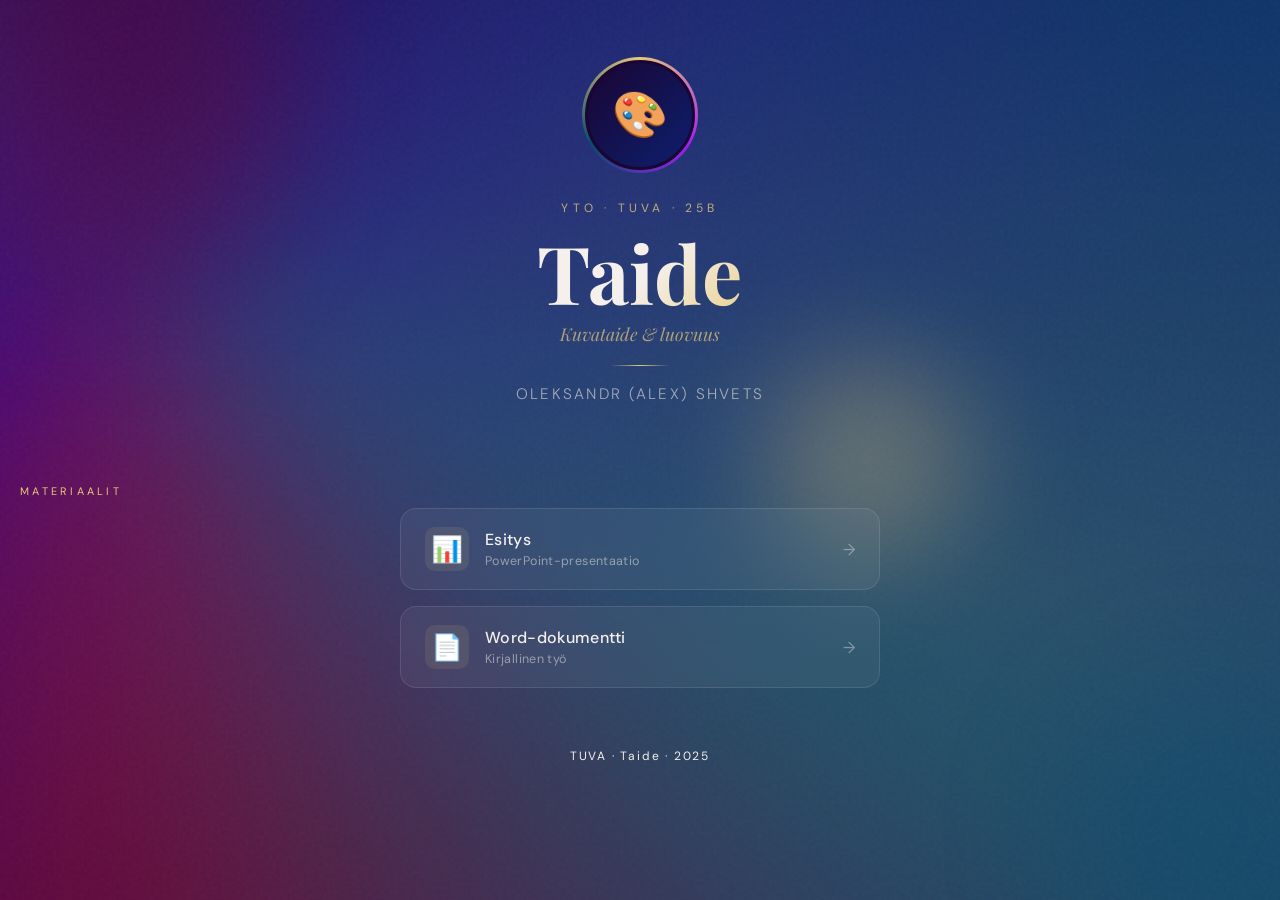
<file: index.html>
<!DOCTYPE html>
<html lang="fi">
<head>
  <meta charset="UTF-8" />
  <meta name="viewport" content="width=device-width, initial-scale=1.0"/>
  <title>Taide ja Luova — Portfolio</title>
  <link href="https://fonts.googleapis.com/css2?family=Playfair+Display:ital,wght@0,400;0,700;1,400&family=DM+Sans:wght@300;400;500&display=swap" rel="stylesheet"/>
  <link rel="stylesheet" href="style.css"/>
</head>
<body>

  <div class="bg-canvas"></div>
  <div class="noise"></div>
  <div class="orb orb1"></div>
  <div class="orb orb2"></div>
  <div class="orb orb3"></div>

  <div class="page">

    <div class="art-frame">
      <div class="art-frame-inner">🎨</div>
    </div>

    <header class="header">
      <p class="header-eyebrow">YTO · TUVA · 25b</p>
      <h1>Taide</h1>
      <p class="header-sub">Kuvataide &amp; luovuus</p>
      <div class="divider"></div>
      <p class="header-name">Oleksandr (Alex) Shvets</p>
    </header>

    <p class="section-label">Materiaalit</p>

    <div class="links">

      <a href="https://iukky-my.sharepoint.com/:p:/g/personal/oleksandr_shvets_student_careeria_fi/IQBihZ-VSct5T5V7OfMw4JpNAR5F4YRuLYzUK0ca1J1YBHg?e=egJlhr" class="link-card">
        <div class="link-icon">📊</div>
        <div class="link-text">
          <div class="link-title">Esitys</div>
          <div class="link-desc">PowerPoint-presentaatio</div>
        </div>
        <span class="link-arrow">→</span>
      </a>

      <a href="https://iukky-my.sharepoint.com/:w:/g/personal/oleksandr_shvets_student_careeria_fi/IQD13I7a_6kZSKdT3IiQYPaEAfZiEfQDv2mttuKKfvngEOs?e=puAGMq" class="link-card">
        <div class="link-icon">📄</div>
        <div class="link-text">
          <div class="link-title">Word-dokumentti</div>
          <div class="link-desc">Kirjallinen työ</div>
        </div>
        <span class="link-arrow">→</span>
      </a>

    </div>

    <footer class="footer">
      <p>TUVA · Taide · 2025</p>
    </footer>

  </div>

  <script>
    for (let i = 0; i < 25; i++) {
      const p = document.createElement('div');
      p.className = 'particle';
      p.style.cssText =
        left:${Math.random()*100}vw;
        top:${Math.random()*100}vh;
        --pd:${4+Math.random()*8}s;
        --delay:${Math.random()*6}s;
        --tx:${(Math.random()-0.5)*100}px;
        --ty:${-40-Math.random()*100}px;
        width:${1+Math.random()*2}px;
        height:${1+Math.random()*2}px;
      ;
      document.body.appendChild(p);
    }

    document.querySelectorAll('.link-card').forEach(card => {
      card.addEventListener('click', function(e) {
        const ripple = document.createElement('span');
        const rect = this.getBoundingClientRect();
        ripple.style.cssText =
          position:absolute;border-radius:50%;
          background:rgba(232,201,122,0.3);
          width:10px;height:10px;
          left:${e.clientX-rect.left-5}px;
          top:${e.clientY-rect.top-5}px;
          transform:scale(0);
          animation:rippleAnim 0.6s ease-out forwards;
          pointer-events:none;z-index:10;
        ;
        this.appendChild(ripple);
        setTimeout(()=>ripple.remove(), 700);
      });
    });
  </script>

</body>
</html>
</file>
<file: style.css>
*, *::before, *::after { margin: 0; padding: 0; box-sizing: border-box; }

:root {
  --c1: #1a0533;
  --c2: #0d1f6e;
  --c3: #0a4a6e;
  --c4: #6e0a3a;
  --c5: #3a006e;
  --gold: #e8c97a;
  --white: #f5f0eb;
}

html, body {
  min-height: 100%;
  font-family: 'DM Sans', sans-serif;
  color: var(--white);
  overflow-x: hidden;
}

body {
  background: var(--c1);
  position: relative;
}

.bg-canvas {
  position: fixed;
  inset: 0;
  z-index: 0;
  overflow: hidden;
}

.bg-canvas::before {
  content: '';
  position: absolute;
  inset: -50%;
  background: conic-gradient(
    from 0deg at 30% 40%,
    #1a0533 0deg,
    #0d1f6e 60deg,
    #0a4a6e 120deg,
    #6e0a3a 180deg,
    #3a006e 240deg,
    #0d1f6e 300deg,
    #1a0533 360deg
  );
  animation: spinBg 18s linear infinite;
  filter: blur(80px);
  opacity: 0.9;
}

.bg-canvas::after {
  content: '';
  position: absolute;
  inset: -30%;
  background: radial-gradient(ellipse at 70% 60%, #e8c97a22 0%, transparent 60%),
              radial-gradient(ellipse at 20% 30%, #a020f033 0%, transparent 50%),
              radial-gradient(ellipse at 80% 10%, #0a4a6e55 0%, transparent 50%);
  animation: pulseBg 8s ease-in-out infinite alternate;
}

@keyframes spinBg { to { transform: rotate(360deg); } }
@keyframes pulseBg {
  from { transform: scale(1) translate(0, 0); }
  to   { transform: scale(1.15) translate(-3%, 4%); }
}

.noise {
  position: fixed;
  inset: 0;
  z-index: 1;
  opacity: 0.04;
  background-image: url("data:image/svg+xml,%3Csvg viewBox='0 0 256 256' xmlns='http://www.w3.org/2000/svg'%3E%3Cfilter id='noise'%3E%3CfeTurbulence type='fractalNoise' baseFrequency='0.9' numOctaves='4' stitchTiles='stitch'/%3E%3C/filter%3E%3Crect width='100%25' height='100%25' filter='url(%23noise)'/%3E%3C/svg%3E");
  pointer-events: none;
}

.orb {
  position: fixed;
  border-radius: 50%;
  filter: blur(60px);
  opacity: 0.35;
  z-index: 0;
  pointer-events: none;
  animation: floatOrb var(--dur, 12s) ease-in-out infinite alternate;
}
.orb1 { width: 400px; height: 400px; background: #6e0a3a; top: -100px; left: -100px; --dur: 14s; }
.orb2 { width: 300px; height: 300px; background: #0a4a6e; bottom: -80px; right: -80px; --dur: 10s; }
.orb3 { width: 200px; height: 200px; background: #e8c97a; top: 40%; left: 60%; --dur: 16s; }

@keyframes floatOrb {
  from { transform: translate(0, 0) scale(1); }
  to   { transform: translate(30px, 40px) scale(1.1); }
}

.page {
  position: relative;
  z-index: 2;
  min-height: 100vh;
  display: flex;
  flex-direction: column;
  align-items: center;
  padding: 60px 20px 80px;
}

.header {
  text-align: center;
  margin-bottom: 50px;
  animation: fadeDown 1s ease both;
}

.header-eyebrow {
  font-size: 0.75rem;
  letter-spacing: 0.35em;
  text-transform: uppercase;
  color: var(--gold);
  opacity: 0.8;
  margin-bottom: 16px;
}

.header h1 {
  font-family: 'Playfair Display', serif;
  font-size: clamp(2.8rem, 8vw, 5rem);
  font-weight: 700;
  line-height: 1;
  background: linear-gradient(135deg, #f5f0eb 30%, #e8c97a 60%, #f5f0eb 90%);
  background-size: 200% auto;
  -webkit-background-clip: text;
  -webkit-text-fill-color: transparent;
  background-clip: text;
  animation: shimmer 4s linear infinite;
  margin-bottom: 10px;
}

@keyframes shimmer { to { background-position: 200% center; } }

.header-sub {
  font-family: 'Playfair Display', serif;
  font-style: italic;
  font-size: 1.1rem;
  color: var(--gold);
  opacity: 0.7;
  margin-bottom: 20px;
}

.divider {
  width: 60px;
  height: 1px;
  background: linear-gradient(to right, transparent, var(--gold), transparent);
  margin: 0 auto;
}

.art-frame {
  width: 110px;
  height: 110px;
  border-radius: 50%;
  margin: 0 auto 30px;
  position: relative;
  animation: fadeDown 1s 0.2s ease both;
}

.art-frame::before {
  content: '';
  position: absolute;
  inset: -3px;
  border-radius: 50%;
  background: conic-gradient(var(--gold), #a020f0, #0a4a6e, var(--gold));
  animation: rotateBorder 4s linear infinite;
  z-index: -1;
}

@keyframes rotateBorder { to { transform: rotate(360deg); } }
.art-frame-inner {
  width: 100%;
  height: 100%;
  border-radius: 50%;
  background: linear-gradient(135deg, #1a0533, #0d1f6e);
  display: flex;
  align-items: center;
  justify-content: center;
  font-size: 2.8rem;
  border: 3px solid var(--c1);
}

.links {
  width: 100%;
  max-width: 480px;
  display: flex;
  flex-direction: column;
  gap: 16px;
}

.link-card {
  position: relative;
  display: flex;
  align-items: center;
  gap: 16px;
  padding: 18px 24px;
  border-radius: 16px;
  text-decoration: none;
  color: var(--white);
  background: rgba(255,255,255,0.05);
  border: 1px solid rgba(255,255,255,0.1);
  backdrop-filter: blur(20px);
  overflow: hidden;
  cursor: pointer;
  transition: transform 0.3s ease, border-color 0.3s ease, box-shadow 0.3s ease;
  animation: fadeUp 0.8s ease both;
}

.link-card:nth-child(1) { animation-delay: 0.4s; }
.link-card:nth-child(2) { animation-delay: 0.55s; }

.link-card::before {
  content: '';
  position: absolute;
  inset: 0;
  background: linear-gradient(135deg, rgba(232,201,122,0.12), rgba(160,32,240,0.08));
  opacity: 0;
  transition: opacity 0.3s ease;
}

.link-card:hover {
  transform: translateY(-4px) scale(1.02);
  border-color: rgba(232,201,122,0.4);
  box-shadow: 0 20px 60px rgba(0,0,0,0.4), 0 0 30px rgba(232,201,122,0.15);
}

.link-card:hover::before { opacity: 1; }

.link-card::after {
  content: '';
  position: absolute;
  top: 0; left: -100%;
  width: 60%;
  height: 100%;
  background: linear-gradient(90deg, transparent, rgba(255,255,255,0.08), transparent);
  transition: left 0.5s ease;
  pointer-events: none;
}
.link-card:hover::after { left: 160%; }

.link-icon {
  font-size: 1.6rem;
  width: 44px;
  height: 44px;
  display: flex;
  align-items: center;
  justify-content: center;
  background: rgba(232,201,122,0.1);
  border-radius: 10px;
  flex-shrink: 0;
  position: relative;
  z-index: 1;
  transition: background 0.3s;
}
.link-card:hover .link-icon { background: rgba(232,201,122,0.2); }

.link-text {
  position: relative;
  z-index: 1;
  flex: 1;
}

.link-title {
  font-size: 1rem;
  font-weight: 500;
  letter-spacing: 0.02em;
  margin-bottom: 3px;
}

.link-desc {
  font-size: 0.78rem;
  opacity: 0.5;
  letter-spacing: 0.03em;
}

.link-arrow {
  font-size: 1rem;
  opacity: 0.4;
  position: relative;
  z-index: 1;
  transition: opacity 0.3s, transform 0.3s;
}
.link-card:hover .link-arrow { opacity: 0.9; transform: translateX(4px); }

.section-label {
  font-size: 0.68rem;
  letter-spacing: 0.3em;
  text-transform: uppercase;
  color: var(--gold);
  opacity: 0.5;
  margin: 30px 0 10px;
  align-self: flex-start;
  width: 100%;
  max-width: 480px;
  animation: fadeUp 0.8s 0.35s ease both;
}

.footer {
  margin-top: 60px;
  text-align: center;
  opacity: 0.3;
  font-size: 0.75rem;
  letter-spacing: 0.15em;
  animation: fadeUp 0.8s 0.9s ease both;
}

.particle {
  position: fixed;
  width: 2px;
  height: 2px;
  background: var(--gold);
  border-radius: 50%;
  pointer-events: none;
  z-index: 1;
  opacity: 0;
  animation: particle var(--pd, 6s) var(--delay, 0s) ease-in-out infinite;
}

@keyframes fadeDown {
  from { opacity: 0; transform: translateY(-20px); }
  to   { opacity: 1; transform: translateY(0); }
}
@keyframes fadeUp {
  from { opacity: 0; transform: translateY(20px); }
  to   { opacity: 1; transform: translateY(0); }
}
@keyframes particle {
  0%   { opacity: 0; transform: translate(0, 0) scale(0); }
  20%  { opacity: 0.7; }
  80%  { opacity: 0.3; }
  100% { opacity: 0; transform: translate(var(--tx, 40px), var(--ty, -80px)) scale(1.5); }
}
@keyframes rippleAnim { to { transform: scale(40); opacity: 0; } }

.header-name {
  font-family: 'DM Sans', sans-serif;
  font-size: 0.95rem;
  font-weight: 300;
  letter-spacing: 0.15em;
  color: var(--white);
  opacity: 0.6;
  margin-top: 18px;
  text-transform: uppercase;
}
</file>
